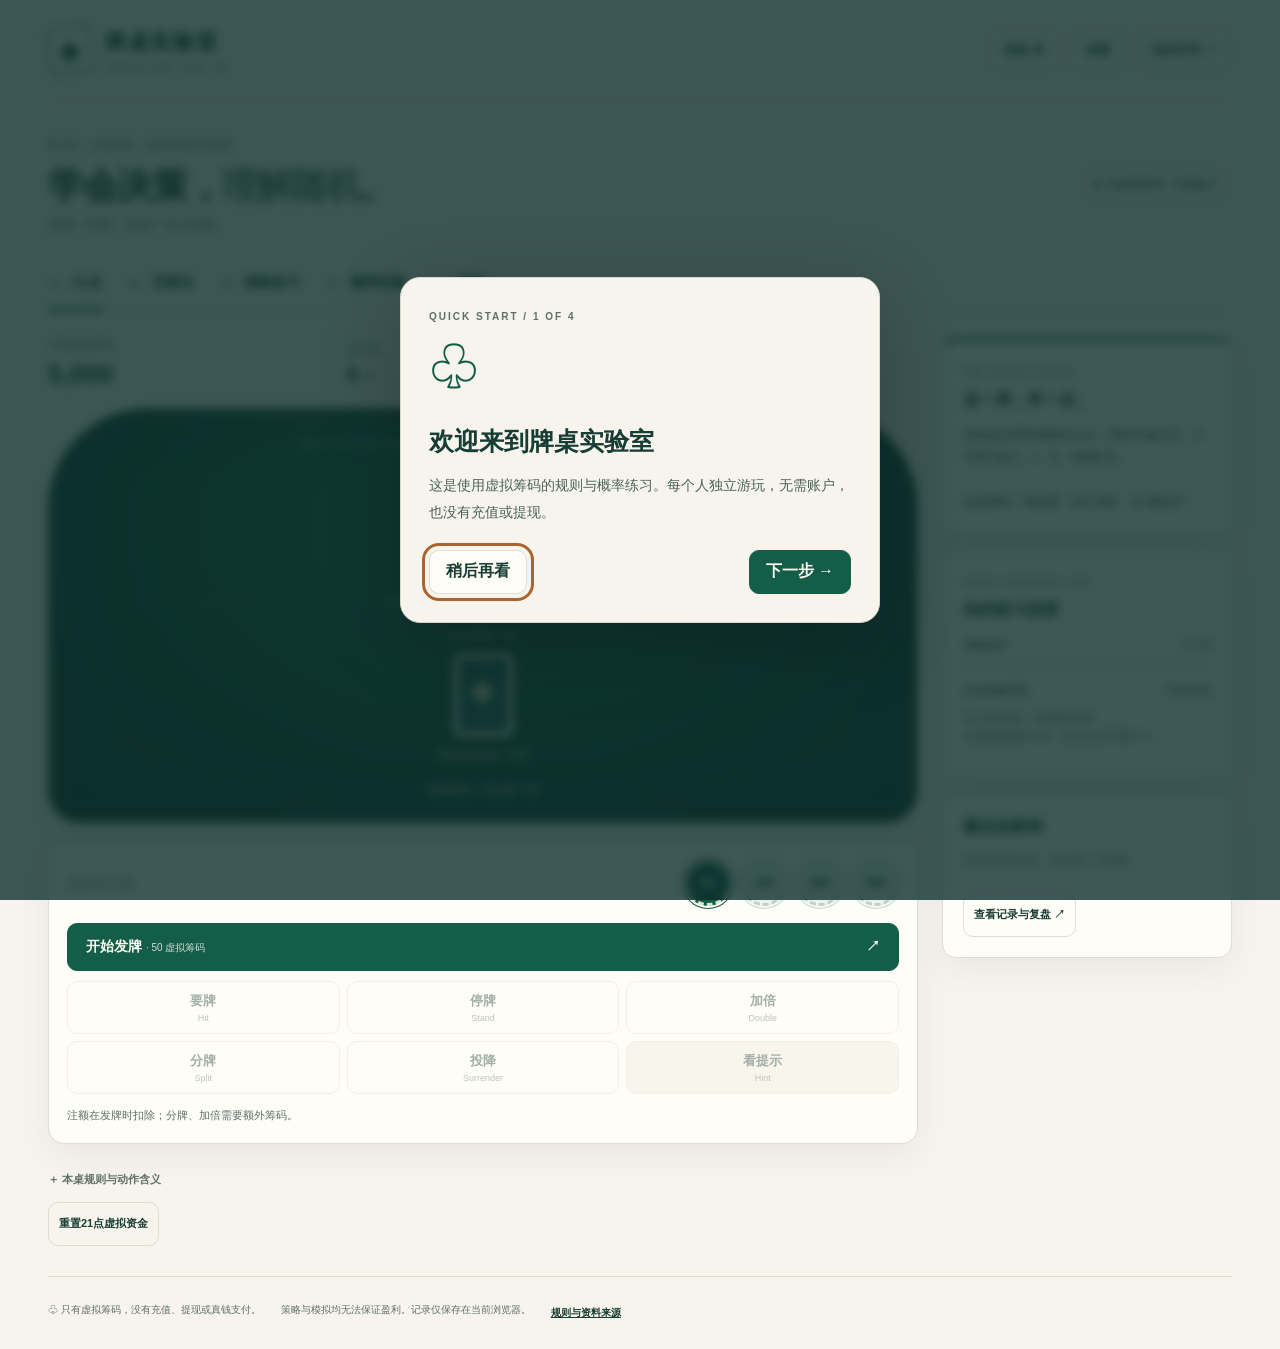
<file: index.html>
<!doctype html>
<html lang="zh-CN"><head><meta charset="utf-8"><meta name="viewport" content="width=device-width,initial-scale=1,viewport-fit=cover"><meta name="theme-color" content="#123f35"><meta name="description" content="牌桌实验室：用虚拟筹码学习21点、百家乐与概率。无需注册，独立游玩，不涉及真钱。"><title>牌桌实验室 · 学会决策，理解随机</title><link rel="icon" href="data:image/svg+xml,%3Csvg xmlns='http://www.w3.org/2000/svg' viewBox='0 0 64 64'%3E%3Crect width='64' height='64' rx='16' fill='%23123f35'/%3E%3Ctext x='32' y='47' text-anchor='middle' font-size='48' fill='%23e9c88a'%3E♠%3C/text%3E%3C/svg%3E"><link rel="stylesheet" href="style.css"></head>
<body><a class="skip" href="#main">跳至游戏</a><div class="shell"><header><a class="brand" href="#bj" aria-label="牌桌实验室首页"><span class="mark" aria-hidden="true">♠</span><span>牌桌实验室<small>TABLE LAB / VOL. 02</small></span></a><div class="toptools"><button id="sound" class="iconbtn" aria-pressed="false">音效 关</button><button id="settings" class="iconbtn">设置</button><button id="help" class="iconbtn">玩法引导 ↗</button></div></header><div class="intro"><div><span class="eyebrow">PLAY. LEARN. UNDERSTAND.</span><h1>学会决策，<em>理解随机。</em></h1><p>把每一手牌，变成一次小实验。</p></div><span class="learning-badge"><i></i> 纯虚拟筹码 · 无需账户</span></div><nav aria-label="游戏模块"><button data-tab="bj" aria-current="page"><span>01</span> 21点</button><button data-tab="bac"><span>02</span> 百家乐</button><button data-tab="quiz"><span>03</span> 策略练习</button><button data-tab="lab"><span>04</span> 概率实验</button><button data-tab="terms"><span>05</span> 术语</button></nav><main id="main" tabindex="-1"></main><footer><span>♧ 只有虚拟筹码，没有充值、提现或真钱支付。</span><span>策略与模拟均无法保证盈利。记录仅保存在当前浏览器。</span><button id="sources">规则与资料来源</button></footer></div><dialog id="modal" aria-labelledby="modal-title"><div id="modal-content"></div></dialog><div id="toast" role="status" aria-live="polite"></div><script src="engine.js"></script><script src="app.js"></script></body></html>
</file>
<file: style.css>
:root{--ink:#173d34;--green:#145d49;--paper:#f6f4ed;--gold:#e7c68a;--muted:#5e7068;--line:#dcded4;--red:#ae3d42;--shadow:0 12px 36px #163e3510;color-scheme:light;font-family:-apple-system,BlinkMacSystemFont,"PingFang SC","Microsoft YaHei",sans-serif;color:var(--ink);background:var(--paper)}*{box-sizing:border-box}body{margin:0}button,input,select{font:inherit}button,a,select,input{touch-action:manipulation}button{cursor:pointer;min-height:44px}button:disabled{cursor:default;opacity:.4}button:focus-visible,a:focus-visible,input:focus-visible,select:focus-visible,summary:focus-visible{outline:3px solid #aa6430;outline-offset:4px}button{border:1px solid var(--line);background:#fffdf7;color:var(--ink);border-radius:10px;padding:10px 16px;font-weight:600;transition:background .15s,transform .15s}button:active:not(:disabled){transform:translateY(2px)}button:hover:not(:disabled){background:#e9eee5}a{color:var(--green)}.shell{max-width:1320px;margin:auto;padding:0 48px}header{display:flex;align-items:center;justify-content:space-between;padding:26px 0;border-bottom:1px solid var(--line);gap:16px}.brand{display:flex;align-items:center;gap:12px;text-decoration:none;font-weight:750;font-size:21px;letter-spacing:.08em;color:var(--ink)}.brand small{display:block;font-size:9px;letter-spacing:.19em;margin-top:6px;color:var(--muted)}.mark{display:grid;place-items:center;width:45px;height:48px;border:1px solid var(--ink);border-radius:8px;font:36px Georgia;transform:rotate(-6deg)}.toptools{display:flex;gap:8px}.iconbtn{font-size:12px;background:transparent}.intro{display:flex;justify-content:space-between;align-items:center;padding:34px 0 28px}.eyebrow{font-size:10px;letter-spacing:.2em;font-weight:650;color:var(--muted)}h1{font-size:36px;line-height:1.25;letter-spacing:-.035em;margin:10px 0 8px}h1 em{font-style:normal;color:#637b6b}.intro p{font-size:13px;color:var(--muted);margin:0}.learning-badge{font-size:11px;border:1px solid var(--line);border-radius:30px;padding:10px 14px;white-space:nowrap}.learning-badge i{display:inline-block;width:6px;height:6px;border-radius:50%;background:var(--green);margin-right:5px}nav{display:flex;border-bottom:1px solid var(--line);margin-bottom:26px;gap:24px;overflow:auto}nav button{padding:12px 2px 16px;border:0;border-bottom:3px solid transparent;border-radius:0;background:transparent;white-space:nowrap;font-size:14px}nav button span{font-size:10px;margin-right:7px;color:var(--muted);font-weight:400}nav button[aria-current]{border-color:var(--green)}.layout{display:grid;grid-template-columns:minmax(0,1fr) 290px;gap:24px;align-items:start}.stage{min-width:0}.bar{display:flex;gap:26px;align-items:center;margin:0 0 18px}.metric{flex:1}.metric small{font-size:11px;color:var(--muted);display:block;margin-bottom:6px}.metric strong{font-size:26px;font-weight:600;font-variant-numeric:tabular-nums}.metric strong span{font-size:11px;color:var(--muted);font-weight:400;margin-left:6px}.metric:not(:first-child) strong{font-size:20px}.board{isolation:isolate;position:relative;text-align:center;color:#fff8e9;background:radial-gradient(ellipse at 50% 28%,#22664f,#123f35 82%);border:6px solid #23483d;border-radius:100px 100px 32px 32px;padding:24px 18px 16px;min-height:344px;box-shadow:inset 0 0 0 1px #dfc48a55,inset 0 0 50px #082e3060,0 10px 25px #173d3418;overflow:hidden}.board:before{content:'';position:absolute;inset:10px;border:1px solid #d1bb7d2e;border-radius:88px 88px 21px 21px;pointer-events:none;z-index:-1}.tabletype{font:10px Georgia;letter-spacing:.22em;color:#d9d8bb;margin-bottom:16px}.who{font-size:10px;letter-spacing:.1em;color:#e0e8dc;margin-bottom:10px}.score{border:1px solid #f3e2ac66;display:inline-block;padding:2px 8px;border-radius:20px;font-size:11px;letter-spacing:0;margin-left:6px;color:#f7e6bb}.cardrow{display:flex;justify-content:center;align-items:center;min-height:90px;gap:7px;flex-wrap:wrap}.card{position:relative;width:59px;height:83px;border-radius:7px;background:#fffdf4;color:#1c352d;box-shadow:0 3px 3px #0002,0 7px 12px #0002;font-family:Georgia,serif;flex-shrink:0;overflow:hidden;transform-origin:center;backface-visibility:hidden}.card.red{color:#ae3d42}.card .corner{position:absolute;left:6px;top:4px;font-size:16px;font-weight:700;line-height:1}.card .corner small{display:block;font-size:12px;margin-top:2px}.card .pip{font-size:34px;position:absolute;inset:0;display:grid;place-items:center}.card .bottom{position:absolute;right:6px;bottom:4px;font-size:15px;transform:rotate(180deg)}.card.back{border:4px solid #fff7df;background:repeating-linear-gradient(45deg,#316a60 0 3px,#24554b 3px 6px);display:grid;place-items:center;color:#e4d3a9;font-size:26px}.card.new{animation:deal .45s cubic-bezier(.22,.7,.32,1) both;animation-delay:var(--delay,0ms)}.card.reveal{animation:flip .55s ease both;animation-delay:var(--delay,0ms)}.divider{display:flex;align-items:center;gap:14px;margin:14px 8%;color:#dcca9f;font-size:8px;letter-spacing:.16em}.divider:before,.divider:after{content:'';height:1px;background:#d6cba32b;flex:1}.hands{display:flex;justify-content:center;flex-wrap:wrap;gap:10px}.hand{padding:8px;border:1px solid transparent;border-radius:12px;min-width:85px}.hand.active{border-color:#e7c68a88;background:#ffffff08}.hand .who{margin-bottom:7px}.handnote{font-size:10px;color:#ead5a8;margin:8px 0 0}.board-status{font-size:11px;color:#e4d8b9;margin-top:12px;min-height:18px}.stamp{position:absolute;top:45%;left:50%;transform:translate(-50%,-50%);background:#fbf3da;color:#164d3d;border:1px solid #ead5a0;box-shadow:0 6px 30px #0004;padding:12px 24px;border-radius:40px;pointer-events:none;animation:settlement 2s both;font-weight:700;white-space:nowrap}.stamp.loss{color:#8c3336}.controls{background:#fffdf7;border:1px solid var(--line);border-radius:16px;padding:18px;margin-top:18px;box-shadow:var(--shadow)}.betrow{display:flex;align-items:center;gap:10px;flex-wrap:wrap;margin-bottom:17px}.betrow>span{font-size:11px;color:var(--muted);margin-right:auto}.chip{width:46px;height:46px;border:3px dashed #bed2c3;border-radius:50%;background:#edf3e9;box-shadow:0 0 0 2px #f6f7ef,0 0 0 3px #d0dcce;color:var(--ink);font-size:12px;padding:0;min-height:46px}.chip[aria-pressed=true]{background:var(--green);color:white;border-color:#d5e2c7;box-shadow:0 0 0 2px #fffdf7,0 0 0 3px #145d49}.chip.pulse{animation:chip .35s ease}.primary{background:var(--green);color:#fffdf4;border-color:var(--green)}button.primary:hover:not(:disabled){background:#0e4d3b}.deal{width:100%;display:flex;justify-content:space-between;align-items:center;padding:14px 18px;font-size:14px}.deal small{font-size:10px;font-weight:400;opacity:.8}.actions{display:grid;grid-template-columns:repeat(3,minmax(0,1fr));gap:7px;margin-top:10px}.actions button{padding:10px 3px;font-size:13px}.actions small{display:block;font-size:9px;font-weight:400;margin-top:3px;color:var(--muted)}.actions button.hint{background:#f0eadc}.note{font-size:11px;color:var(--muted);line-height:1.7;margin:12px 0 0}.panel{border:1px solid var(--line);border-radius:14px;padding:20px;background:#fffdf7;margin-bottom:16px;box-shadow:var(--shadow)}.panel h2,.panel h3{margin:0 0 12px;font-size:16px;line-height:1.5}.panel .eyebrow{font-size:9px}.coach{border-top:3px solid var(--green)}.coach p,.feedback p{font-size:12px;line-height:1.85;margin:8px 0 0}.feedback{margin-top:16px;padding:16px 18px;border-radius:12px;background:#e7eee3;border:1px solid #cbd9c6}.feedback.bad{background:#f6eae1;border-color:#e5c3aa}.feedback strong{font-size:13px}.feedback ul{padding-left:18px;margin:8px 0 0;font-size:12px;line-height:1.8}.feedback:focus{outline:0}.progresshead{display:flex;justify-content:space-between;font-size:11px;margin:16px 0 9px}.progress{height:5px;background:#e4e6dc;border-radius:6px;overflow:hidden}.progress i{display:block;height:100%;background:var(--green)}.record{display:flex;justify-content:space-between;gap:10px;font-size:11px;padding:10px 0;border-bottom:1px solid #e9e8df}.record:last-child{border:0}.pos{color:#23644b}.neg{color:#a23e40}.aside-note{font-size:11px;color:var(--muted);line-height:1.7}.tinybtn{font-size:11px;padding:6px 10px;background:transparent}.rulebox{margin-top:14px;font-size:11px;line-height:1.8;color:var(--muted)}summary{cursor:pointer;min-height:44px;display:flex;align-items:center;font-weight:600}.rulebox p{margin:4px 0 12px}.sides{display:grid;grid-template-columns:repeat(3,1fr);gap:8px;margin-bottom:16px}.sides button{padding:11px 6px}.sides small{display:block;font-size:10px;font-weight:400;margin-top:4px}.sides button[aria-pressed=true]{border-color:var(--green);background:#e3eddf}.seg{display:flex;gap:8px;margin-bottom:14px}.seg button{font-size:11px;flex:1}.seg button[aria-pressed=true]{background:#e3eddf;border-color:var(--green)}.sectiontitle{font-size:26px;letter-spacing:-.03em;margin:6px 0 12px}.description{font-size:13px;color:var(--muted);line-height:1.8;margin-bottom:24px}.quizcards{display:flex;justify-content:center;gap:9px;padding:20px 0}.quizcard{background:#e9ede3;border-radius:14px;text-align:center;padding:16px;flex:1}.quizcard .cardrow{margin-top:12px}.quizcard>small{font-size:11px;color:var(--muted)}.qchoices{display:grid;grid-template-columns:1fr 1fr;gap:10px}.qchoices button{text-align:left;padding:15px}.qchoices button.good{background:#dfeedd;border:2px solid #2c664b}.qchoices button.bad{background:#f6e2d9;border:2px solid #ac5550}.quiznav{display:flex;align-items:center;justify-content:space-between;gap:10px;margin-top:18px}.fields{display:grid;grid-template-columns:1fr 1fr;gap:14px;margin:20px 0}.fields label{font-size:12px;color:var(--muted)}select,input[type=search]{margin-top:8px;width:100%;min-height:46px;border:1px solid #c7cec0;border-radius:8px;padding:10px;background:#fffdf7;color:var(--ink)}.histogram{height:140px;display:flex;align-items:flex-end;gap:4px;border-bottom:1px solid var(--line);margin-top:20px}.histogram i{flex:1;min-height:2px;background:#6d9e7b;border-radius:3px 3px 0 0}.histogram i.negative{background:#c18670}.axis{display:flex;justify-content:space-between;font-size:10px;color:var(--muted);margin-top:10px}.terms{display:grid;grid-template-columns:1fr 1fr;gap:12px}.term h3{margin:0 0 5px;font-size:15px}.term small{font-size:10px;color:var(--green)}.term p{font-size:12px;line-height:1.8;color:var(--muted);margin:8px 0 0}.term{box-shadow:none;margin:0}.searchlabel{display:block;font-size:12px;margin:20px 0}footer{padding:24px 0;display:flex;flex-wrap:wrap;gap:8px 20px;color:var(--muted);font-size:10px;line-height:1.8;border-top:1px solid var(--line);margin-top:30px}footer button{font-size:10px;min-height:24px;border:0;background:transparent;text-decoration:underline;padding:0}dialog{border:1px solid #d4d9c9;border-radius:20px;background:var(--paper);color:var(--ink);padding:28px;max-width:480px;width:calc(100% - 32px);box-shadow:0 20px 80px #0003;max-height:85dvh;overflow:auto}dialog::backdrop{background:#0b2c2ac9;backdrop-filter:blur(5px)}dialog h2{font-size:25px;margin:14px 0}dialog p{font-size:14px;line-height:1.9;color:#4c6256}dialog .dialogbuttons{display:flex;justify-content:space-between;gap:10px;margin-top:24px}dialog .stepicon{font:50px Georgia;color:var(--green);padding:10px 0}.setting{display:flex;align-items:center;justify-content:space-between;gap:16px;margin:20px 0;font-size:14px}input[type=checkbox]{width:22px;height:22px;accent-color:var(--green)}.skip{position:absolute;top:-80px;padding:12px;background:white;z-index:9}.skip:focus{top:0}#toast{position:fixed;bottom:25px;left:50%;transform:translateX(-50%);background:#163d34;color:white;border-radius:12px;padding:12px 20px;font-size:12px;z-index:10;pointer-events:none;opacity:0;transition:opacity .15s;width:max-content;max-width:90vw}#toast.show{opacity:1}.storagewarning{background:#f5e2cc;padding:12px;border-radius:10px;font-size:12px;margin-bottom:16px}.emptylabel{color:#e0dcc2;font-size:12px;padding:16px}.full{max-width:900px;margin:auto}.payout-table{border-collapse:collapse;width:100%;font-size:11px}.payout-table th,.payout-table td{border-bottom:1px solid var(--line);padding:8px;text-align:left}@keyframes deal{from{transform:translate(75px,-90px) rotate(18deg) rotateY(90deg) scale(.7);opacity:0}to{transform:translate(0,0) rotate(0);opacity:1}}@keyframes flip{0%{transform:rotateY(90deg);filter:brightness(.6)}100%{transform:rotateY(0);filter:brightness(1)}}@keyframes chip{50%{transform:translateY(-7px) rotate(10deg)}}@keyframes settlement{0%{opacity:0;transform:translate(-50%,-40%) scale(.8)}15%,80%{opacity:1;transform:translate(-50%,-50%) scale(1)}100%{opacity:0;transform:translate(-50%,-65%) scale(1)}}
.reduce *, .reduce *:before,.reduce *:after{animation:none!important;transition:none!important;scroll-behavior:auto!important}@media(prefers-reduced-motion:reduce){*,*:before,*:after{animation:none!important;transition:none!important;scroll-behavior:auto!important}.stamp{display:none}}
@media(min-width:1500px){.shell{padding-top:20px}}@media(max-width:1000px){.shell{padding:0 26px}.layout{grid-template-columns:minmax(0,1fr) 255px;gap:18px}.intro h1{font-size:32px}.panel{padding:16px}}@media(max-width:760px){.shell{padding:0 18px}header{padding:18px 0}.brand{font-size:17px;gap:9px}.mark{width:34px;height:39px;font-size:29px}.brand small{font-size:8px}.toptools{gap:4px}.iconbtn{border:0;font-size:11px;padding:8px}.intro{padding:24px 0 20px;display:block}.intro h1{font-size:29px}.intro p{font-size:12px}.learning-badge{display:inline-block;margin-top:14px;padding:7px 10px;font-size:10px}nav{margin-bottom:18px;gap:21px}nav button{font-size:13px;padding-bottom:12px}nav button span{display:none}.layout{display:flex;flex-direction:column;gap:18px}.stage,aside{width:100%}.bar{gap:15px}.metric strong{font-size:24px}.metric:not(:first-child) strong{font-size:19px}.metric small{font-size:10px}.board{border-width:4px;border-radius:70px 70px 24px 24px;min-height:334px;padding:21px 10px 15px}.board:before{border-radius:60px 60px 15px 15px;inset:7px}.controls{padding:16px;margin-top:16px}.card{width:53px;height:76px}.card .pip{font-size:30px}.cardrow{min-height:79px;gap:6px}.tabletype{font-size:8px}.hand{padding:7px 5px}.hands{gap:6px}.hand .card{width:48px;height:69px}.hand .card .corner{font-size:14px;left:5px}.hand .card .pip{font-size:28px}.hand .card .bottom{font-size:12px}.hand .card small{font-size:10px}.handnote{font-size:9px}.panel{padding:18px}.coach{margin-bottom:16px}.sectiontitle{font-size:24px}.terms{grid-template-columns:1fr}.fields{grid-template-columns:1fr}.quizcards{padding:12px 0;gap:7px}.quizcard{padding:14px 8px}.qchoices button{font-size:13px}.betrow{gap:13px}.betrow>span{font-size:10px}.chip{width:44px;height:44px;min-height:44px}footer{margin-top:18px;font-size:10px;display:block}footer span{display:block;margin-bottom:6px}.quiznav{font-size:11px}.description{font-size:12px}h1 em{display:inline}}@media(max-width:360px){.shell{padding:0 12px}.toptools #help{max-width:48px;font-size:10px;padding:2px}.intro h1{font-size:26px}.chip{width:42px}.betrow{gap:9px}.metric strong{font-size:22px}.board .hand .card{width:43px;height:64px}}
</file>
